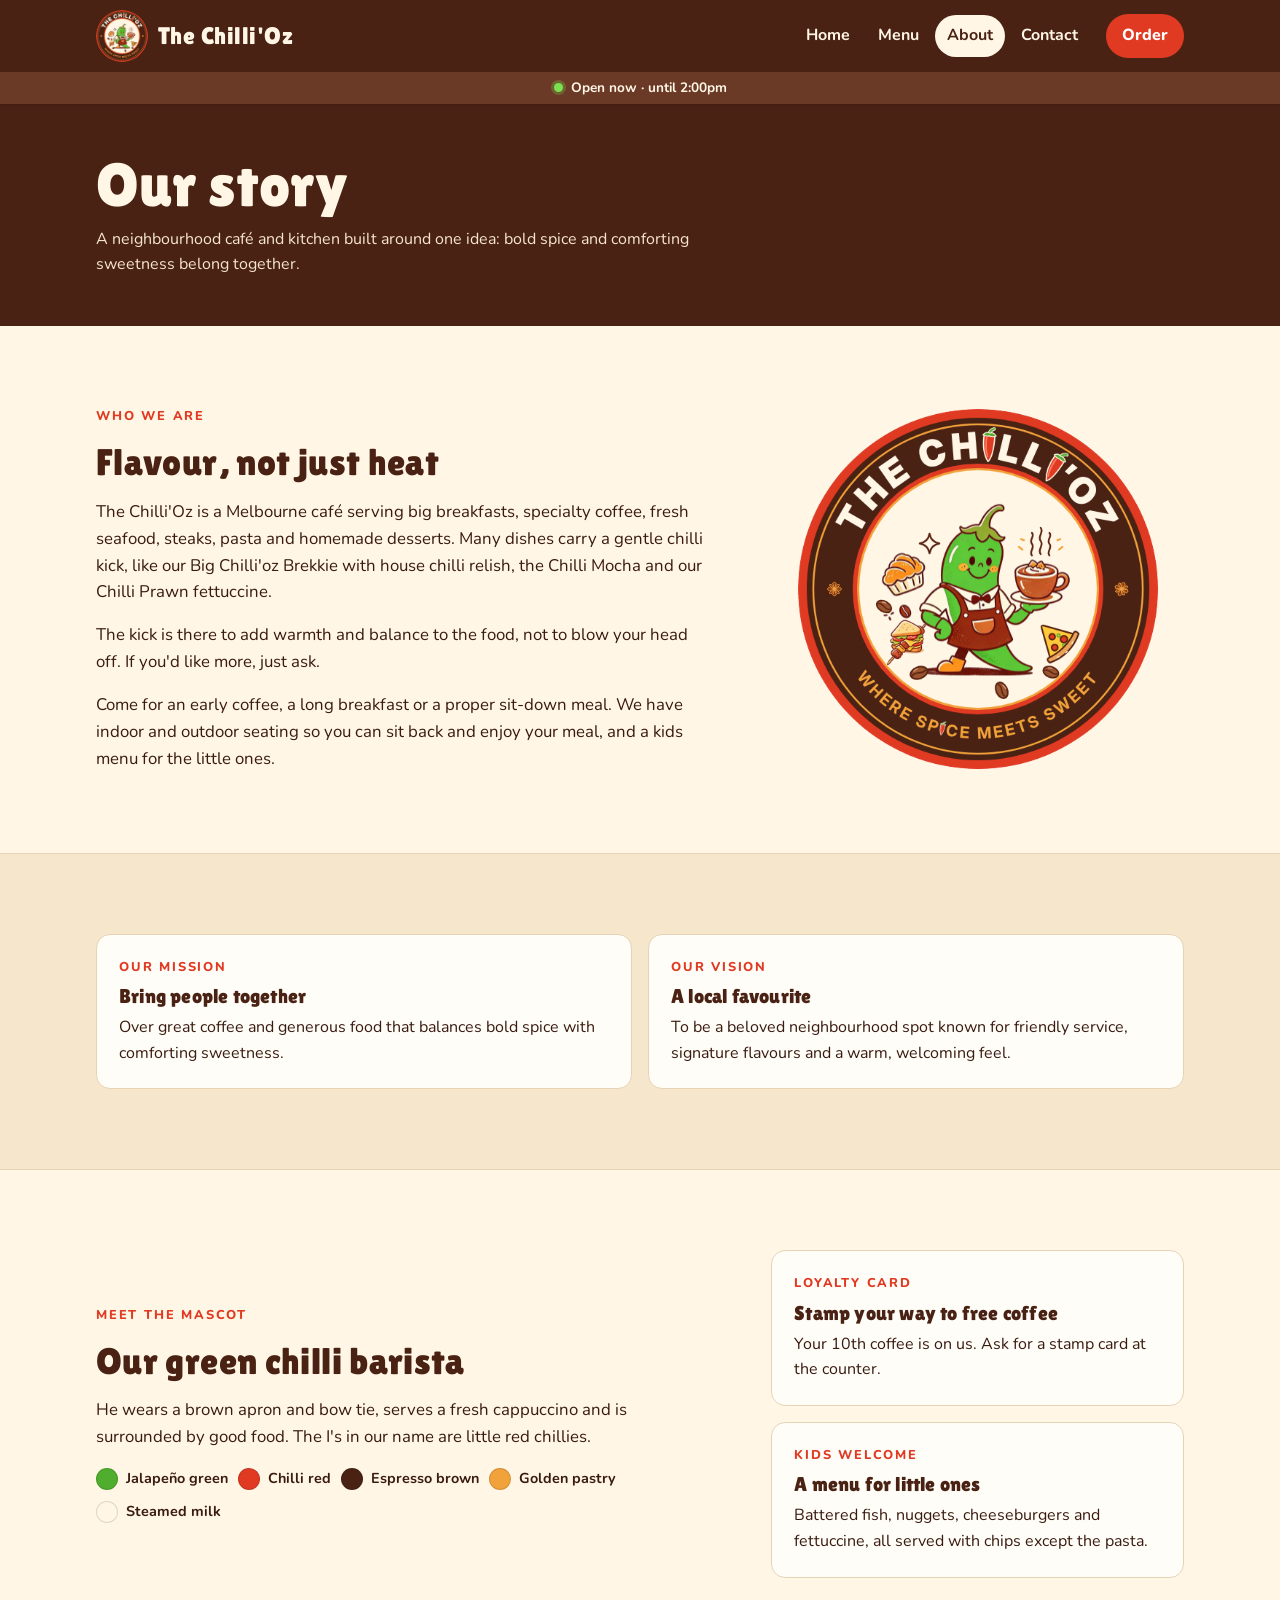
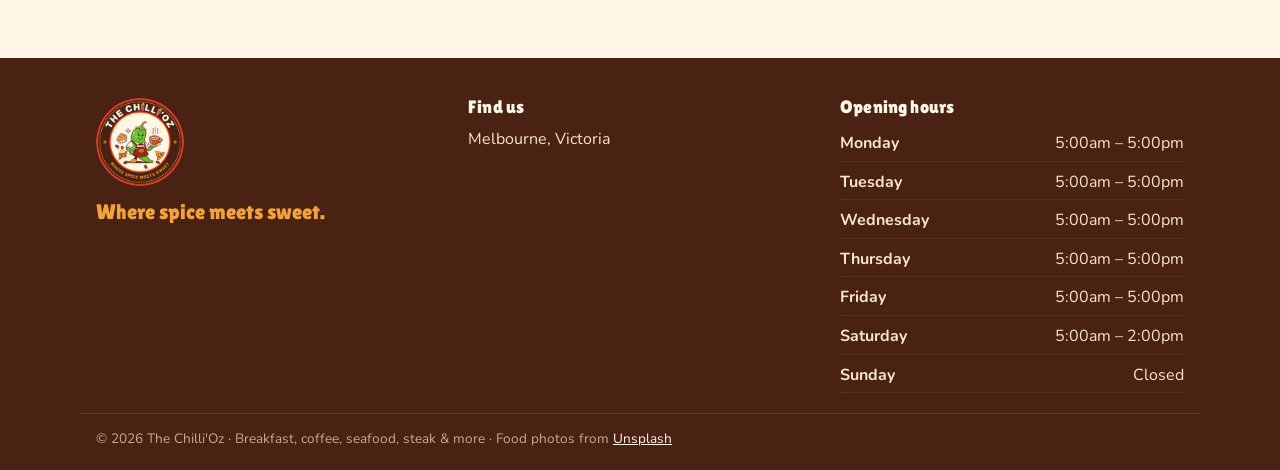
<file: about.html>
<!doctype html>
<html lang="en-AU">
<head>
<meta charset="utf-8">
<meta name="viewport" content="width=device-width, initial-scale=1, viewport-fit=cover">
<title>About · The Chilli'Oz</title>
<meta name="description" content="The story of The Chilli'Oz, a cosy Melbourne café where spice meets sweet.">
<meta name="theme-color" content="#4A2214">
<meta property="og:title" content="About · The Chilli'Oz">
<meta property="og:description" content="The story of The Chilli'Oz, a cosy Melbourne café where spice meets sweet.">
<meta property="og:image" content="assets/img/logo.png">
<link rel="icon" type="image/png" href="assets/img/favicon.png">
<link rel="preconnect" href="https://fonts.googleapis.com">
<link rel="preconnect" href="https://fonts.gstatic.com" crossorigin>
<link rel="stylesheet" href="https://fonts.googleapis.com/css2?family=Lilita+One&family=Nunito:wght@400;600;700;800&display=swap">
<link rel="stylesheet" href="assets/css/style.css">
</head>
<body data-page="about">
<header class="site-header" id="site-header"></header>
<main id="main">
<section class="page-head">
  <div class="wrap">
    <h1>Our story</h1>
    <p>A neighbourhood café and kitchen built around one idea: bold spice and comforting sweetness belong together.</p>
  </div>
</section>
<section class="section">
  <div class="wrap split">
    <div class="prose">
      <p class="eyebrow">Who we are</p>
      <h2>Flavour, not just heat</h2>
      <p>The Chilli'Oz is a Melbourne café serving big breakfasts, specialty coffee, fresh seafood, steaks, pasta and homemade desserts. Many dishes carry a gentle chilli kick, like our Big Chilli'oz Brekkie with house chilli relish, the Chilli Mocha and our Chilli Prawn fettuccine.</p>
      <p>The kick is there to add warmth and balance to the food, not to blow your head off. If you'd like more, just ask.</p>
      <p>Come for an early coffee, a long breakfast or a proper sit-down meal. We have indoor and outdoor seating so you can sit back and enjoy your meal, and a kids menu for the little ones.</p>
    </div>
    <img src="assets/img/logo.png" alt="The Chilli'Oz logo" width="494" height="494">
  </div>
</section>
<section class="section band">
  <div class="wrap pair">
    <div><p class="eyebrow">Our mission</p><h3>Bring people together</h3><p>Over great coffee and generous food that balances bold spice with comforting sweetness.</p></div>
    <div><p class="eyebrow">Our vision</p><h3>A local favourite</h3><p>To be a beloved neighbourhood spot known for friendly service, signature flavours and a warm, welcoming feel.</p></div>
  </div>
</section>
<section class="section">
  <div class="wrap split">
    <div class="prose">
      <p class="eyebrow">Meet the mascot</p>
      <h2>Our green chilli barista</h2>
      <p>He wears a brown apron and bow tie, serves a fresh cappuccino and is surrounded by good food. The I's in our name are little red chillies.</p>
      <ul class="swatches" aria-label="Brand colours">
        <li><span style="background:#4FAE2E"></span>Jalapeño green</li>
        <li><span style="background:#E03A22"></span>Chilli red</li>
        <li><span style="background:#4A2214"></span>Espresso brown</li>
        <li><span style="background:#F2A23A"></span>Golden pastry</li>
        <li><span style="background:#FFF6E6"></span>Steamed milk</li>
      </ul>
    </div>
    <div class="pair" style="grid-template-columns:1fr">
      <div><p class="eyebrow">Loyalty card</p><h3>Stamp your way to free coffee</h3><p>Your 10th coffee is on us. Ask for a stamp card at the counter.</p></div>
      <div><p class="eyebrow">Kids welcome</p><h3>A menu for little ones</h3><p>Battered fish, nuggets, cheeseburgers and fettuccine, all served with chips except the pasta.</p></div>
    </div>
  </div>
</section>
</main>
<footer class="site-footer" id="site-footer"></footer>
<script src="assets/js/config.js"></script>
<script src="assets/js/menu-data.js"></script>
<script src="assets/js/site.js"></script>
</body>
</html>
</file>
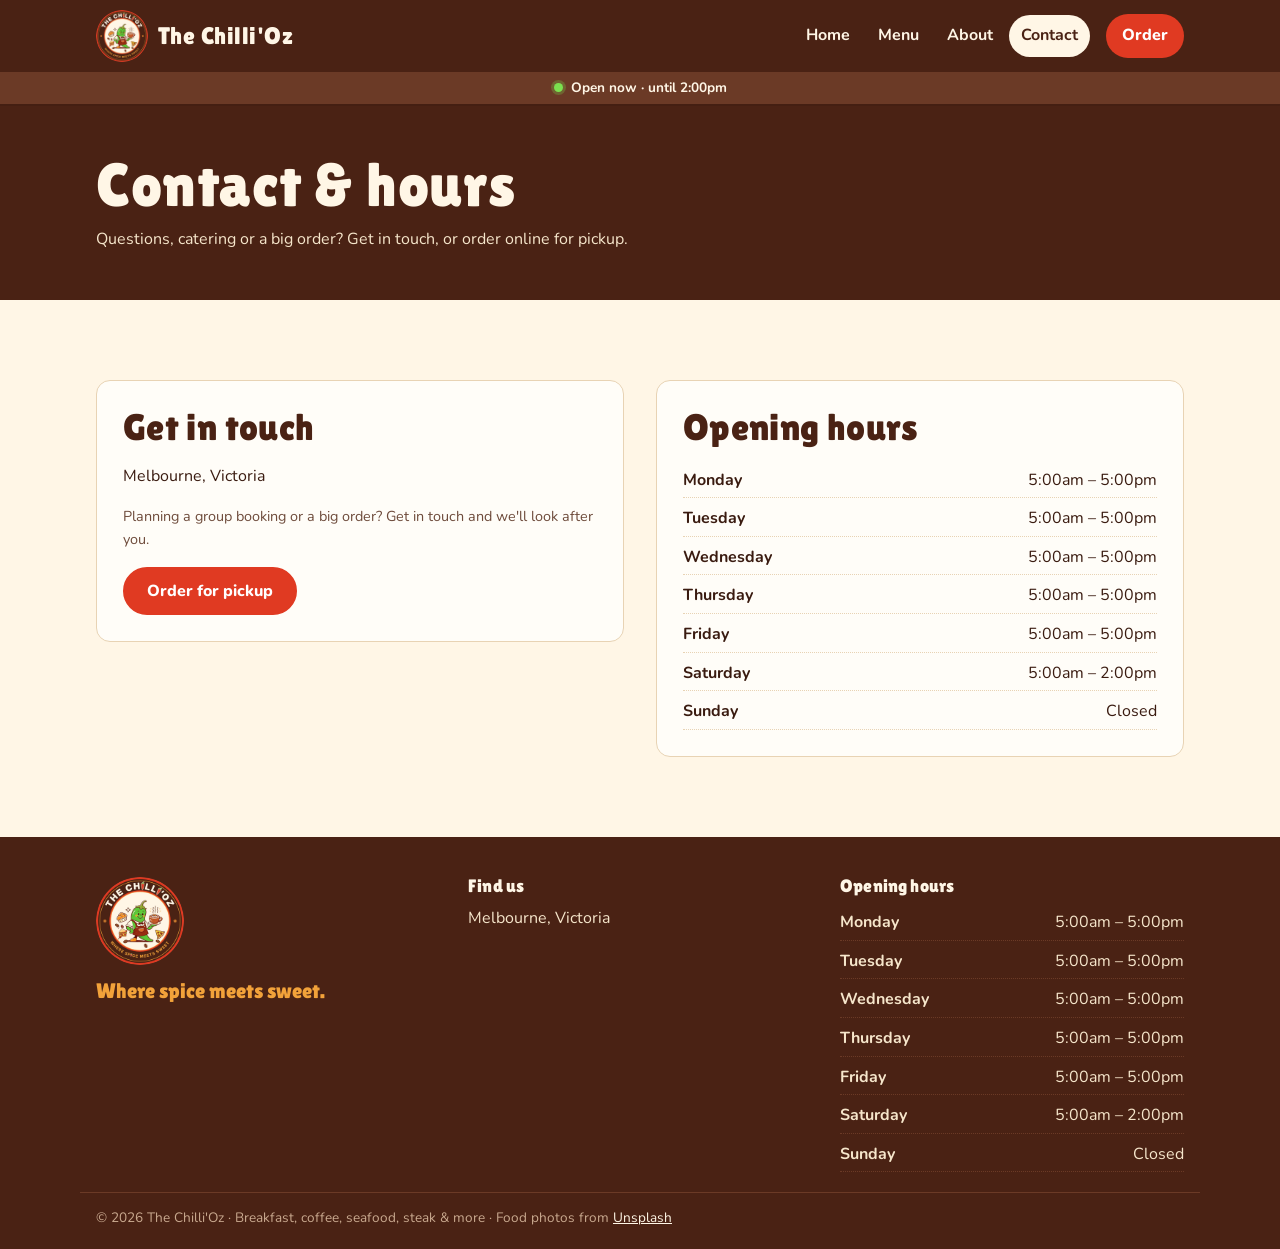
<file: contact.html>
<!doctype html>
<html lang="en-AU">
<head>
<meta charset="utf-8">
<meta name="viewport" content="width=device-width, initial-scale=1, viewport-fit=cover">
<title>Contact · The Chilli'Oz</title>
<meta name="description" content="Find The Chilli'Oz in Melbourne: opening hours, contact details and online ordering.">
<meta name="theme-color" content="#4A2214">
<meta property="og:title" content="Contact · The Chilli'Oz">
<meta property="og:description" content="Find The Chilli'Oz in Melbourne: opening hours, contact details and online ordering.">
<meta property="og:image" content="assets/img/logo.png">
<link rel="icon" type="image/png" href="assets/img/favicon.png">
<link rel="preconnect" href="https://fonts.googleapis.com">
<link rel="preconnect" href="https://fonts.gstatic.com" crossorigin>
<link rel="stylesheet" href="https://fonts.googleapis.com/css2?family=Lilita+One&family=Nunito:wght@400;600;700;800&display=swap">
<link rel="stylesheet" href="assets/css/style.css">
</head>
<body data-page="contact">
<header class="site-header" id="site-header"></header>
<main id="main">
<section class="page-head">
  <div class="wrap">
    <h1>Contact &amp; hours</h1>
    <p>Questions, catering or a big order? Get in touch, or order online for pickup.</p>
  </div>
</section>
<section class="section">
  <div class="wrap visit">
    <div class="panel">
      <h2>Get in touch</h2>
      <ul class="plain" id="contact-lines"></ul>
      <p class="pay-note">Planning a group booking or a big order? Get in touch and we'll look after you.</p>
      <p><a class="btn" href="menu.html">Order for pickup</a></p>
    </div>
    <div class="panel">
      <h2>Opening hours</h2>
      <div id="contact-hours"></div>
    </div>
  </div>
</section>
</main>
<footer class="site-footer" id="site-footer"></footer>
<script src="assets/js/config.js"></script>
<script src="assets/js/menu-data.js"></script>
<script src="assets/js/site.js"></script>
<script>
document.addEventListener("DOMContentLoaded", function () {
  document.getElementById("contact-lines").innerHTML = Chillioz.contactLinesHTML();
  document.getElementById("contact-hours").innerHTML = Chillioz.hoursListHTML();
});
</script>
</body>
</html>
</file>
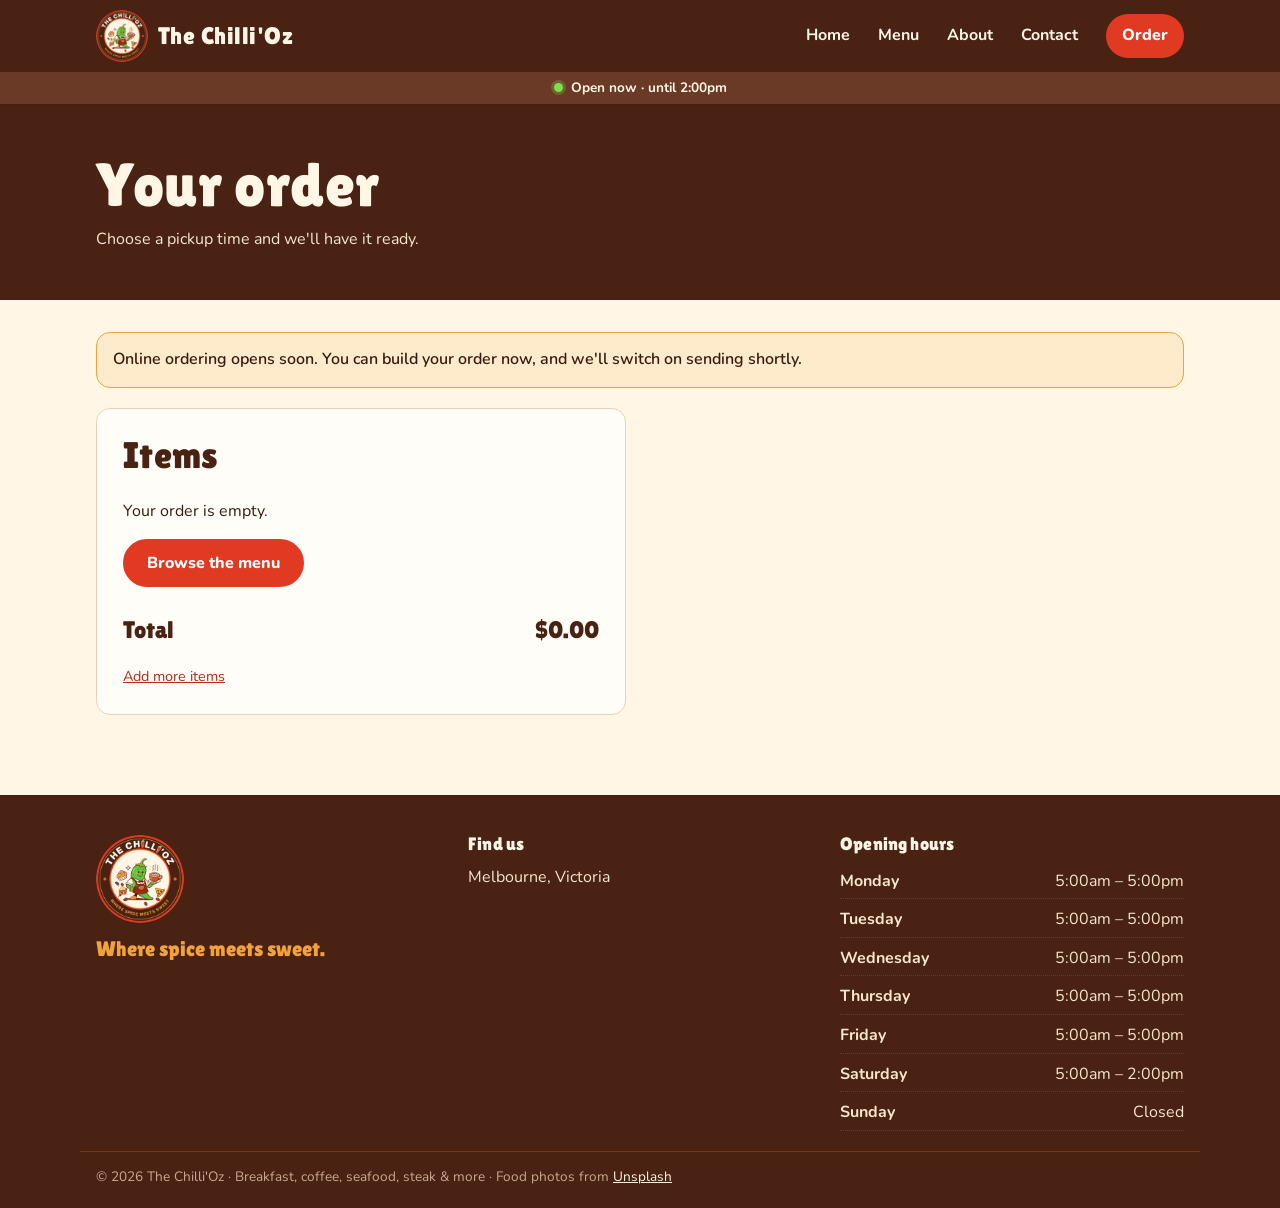
<file: order.html>
<!doctype html>
<html lang="en-AU">
<head>
<meta charset="utf-8">
<meta name="viewport" content="width=device-width, initial-scale=1, viewport-fit=cover">
<title>Your order · The Chilli'Oz</title>
<meta name="description" content="Check out your The Chilli'Oz order and choose a pickup time.">
<meta name="theme-color" content="#4A2214">
<meta property="og:title" content="Your order · The Chilli'Oz">
<meta property="og:description" content="Check out your The Chilli'Oz order and choose a pickup time.">
<meta property="og:image" content="assets/img/logo.png">
<link rel="icon" type="image/png" href="assets/img/favicon.png">
<link rel="preconnect" href="https://fonts.googleapis.com">
<link rel="preconnect" href="https://fonts.gstatic.com" crossorigin>
<link rel="stylesheet" href="https://fonts.googleapis.com/css2?family=Lilita+One&family=Nunito:wght@400;600;700;800&display=swap">
<link rel="stylesheet" href="assets/css/style.css">
</head>
<body data-page="order">
<header class="site-header" id="site-header"></header>
<main id="main">
<section class="page-head">
  <div class="wrap">
    <h1>Your order</h1>
    <p>Choose a pickup time and we'll have it ready.</p>
  </div>
</section>
<section class="section" style="padding-top:32px">
  <div class="wrap">
    <div class="setup-note" id="setup-note" hidden style="margin-bottom:20px">Online ordering opens soon. You can build your order now, and we'll switch on sending shortly.</div>

    <div class="order-layout" id="checkout">
      <div class="panel">
        <h2>Items</h2>
        <div id="cart-root"></div>
        <div class="cart-total"><span>Total</span><output id="cart-total">$0.00</output></div>
        <p class="pay-note"><a href="menu.html">Add more items</a></p>
      </div>

      <form class="panel form" id="checkout-form" novalidate>
        <h2>Pickup details</h2>
        <div class="field">
          <label for="name">Your name</label>
          <input id="name" name="name" autocomplete="name" required maxlength="80">
        </div>
        <div class="field-row">
          <div class="field">
            <label for="phone">Mobile</label>
            <input id="phone" name="phone" type="tel" autocomplete="tel" required maxlength="30" placeholder="04xx xxx xxx">
          </div>
          <div class="field">
            <label for="email">Email <span class="hint">(optional, for a receipt)</span></label>
            <input id="email" name="email" type="email" autocomplete="email" maxlength="120">
          </div>
        </div>
        <div class="field-row">
          <div class="field">
            <label for="pickup-day">Pickup day</label>
            <select id="pickup-day" name="pickupDay"></select>
          </div>
          <div class="field">
            <label for="pickup-time">Pickup time</label>
            <select id="pickup-time" name="pickupTime" required></select>
          </div>
        </div>
        <div class="field">
          <label for="notes">Notes <span class="hint">(allergies, extra hot, no chilli…)</span></label>
          <textarea id="notes" name="notes" rows="3" maxlength="500"></textarea>
        </div>
        <div class="trap" aria-hidden="true">
          <label for="website">Leave this empty</label>
          <input id="website" name="website" tabindex="-1" autocomplete="off">
        </div>
        <div class="form-msg" id="form-msg" role="alert" hidden></div>
        <button class="btn" type="submit" id="submit-order">Place order</button>
      </form>
    </div>

    <div class="done panel" id="order-done" hidden>
      <img src="assets/img/logo-small.png" alt="" width="140" height="140">
      <h2>Order received, thank you!</h2>
      <p class="order-id" data-order-id></p>
      <dl>
        <dt>Pickup</dt><dd data-pickup></dd>
        <dt>Total</dt><dd data-total></dd>
      </dl>
      <p>Show your order number at the counter when you arrive.</p>
      <p data-email-note>We've emailed you a copy.</p>
      <a class="btn btn-ghost" href="menu.html">Back to the menu</a>
    </div>
  </div>
</section>
</main>
<footer class="site-footer" id="site-footer"></footer>
<script src="assets/js/config.js"></script>
<script src="assets/js/menu-data.js"></script>
<script src="assets/js/site.js"></script>
<script src="assets/js/order.js"></script>
</body>
</html>
</file>
<file: assets/css/style.css>
/* The Chilli'Oz — brand colours from the business plan.
   Layout: espresso-brown header band, steamed-milk pages, chilli red for actions,
   jalapeño green for "open" and good news, golden pastry for highlights. */
:root {
  --espresso: #4A2214;
  --espresso-2: #6B3A26;
  --chilli: #E03A22;
  --chilli-dark: #B92A16;
  --jalapeno: #4FAE2E;
  --jalapeno-dark: #2F7A16;
  --pastry: #F2A23A;
  --milk: #FFF6E6;
  --crust: #F6E6CB;
  --card: #FFFDF8;
  --line: #E8D3B4;
  --ink: #3A1B10;
  --ink-soft: #6E4B3B;

  --font-display: "Lilita One", "Arial Rounded MT Bold", "Trebuchet MS", sans-serif;
  --font-body: "Nunito", "Segoe UI", system-ui, -apple-system, sans-serif;

  --radius: 14px;
  --wrap: 1120px;
  --gutter-l: max(16px, env(safe-area-inset-left, 0px));
  --gutter-r: max(16px, env(safe-area-inset-right, 0px));
  color-scheme: light;
}

*, *::before, *::after { box-sizing: border-box; }
html { -webkit-text-size-adjust: 100%; scroll-behavior: smooth; }
@media (prefers-reduced-motion: reduce) { html { scroll-behavior: auto; } * { transition: none !important; animation: none !important; } }

body {
  margin: 0;
  background: var(--milk);
  color: var(--ink);
  font: 400 1rem/1.6 var(--font-body);
}
img { max-width: 100%; height: auto; display: block; }
a { color: var(--chilli-dark); }
a:hover { color: var(--chilli); }
:focus-visible { outline: 3px solid var(--pastry); outline-offset: 2px; border-radius: 4px; }
[hidden] { display: none !important; }

h1, h2, h3 { font-family: var(--font-display); font-weight: 400; line-height: 1.1; color: var(--espresso); text-wrap: balance; margin: 0; letter-spacing: .01em; }
h1 { font-size: clamp(2.2rem, 6vw, 3.8rem); }
h2 { font-size: clamp(1.6rem, 3.6vw, 2.3rem); }
h3 { font-size: 1.25rem; }
p { margin: 0; }

.wrap { max-width: var(--wrap); margin: 0 auto; padding-left: var(--gutter-l); padding-right: var(--gutter-r); }
.section { padding-block: clamp(40px, 7vw, 80px); }
.section-head { display: grid; gap: 8px; margin-bottom: 28px; max-width: 60ch; }
.eyebrow { font-weight: 800; font-size: .8rem; letter-spacing: .14em; text-transform: uppercase; color: var(--chilli); }
.lead { font-size: 1.15rem; color: var(--ink-soft); max-width: 58ch; }

/* ---------- buttons ---------- */
.btn {
  display: inline-flex; align-items: center; justify-content: center; gap: 8px;
  font: 800 1rem/1 var(--font-body);
  padding: 14px 22px; border-radius: 999px; border: 2px solid var(--chilli);
  background: var(--chilli); color: #fff; text-decoration: none; cursor: pointer;
  transition: background .15s, transform .15s;
}
.btn:hover { background: var(--chilli-dark); border-color: var(--chilli-dark); color: #fff; }
.btn:active { transform: translateY(1px); }
.btn:disabled { opacity: .6; cursor: progress; }
.btn-ghost { background: transparent; color: var(--espresso); border-color: var(--espresso); }
.btn-ghost:hover { background: var(--espresso); color: var(--milk); border-color: var(--espresso); }
.link-btn { background: none; border: 0; padding: 4px; font: inherit; font-size: .85rem; color: var(--ink-soft); text-decoration: underline; cursor: pointer; }
.link-btn:hover { color: var(--chilli-dark); }

/* ---------- header ---------- */
body::before { content: ""; position: fixed; inset: 0 0 auto; height: env(safe-area-inset-top, 0px); z-index: 30; background: var(--espresso); }
.site-header { position: sticky; top: env(safe-area-inset-top, 0px); z-index: 20; background: var(--espresso); color: var(--milk); box-shadow: 0 2px 0 rgba(0,0,0,.08); }
.header-inner {
  max-width: var(--wrap); margin: 0 auto; padding: 10px var(--gutter-r) 10px var(--gutter-l);
  display: flex; align-items: center; gap: 16px;
}
.brand { display: flex; align-items: center; gap: 10px; text-decoration: none; color: var(--milk); margin-right: auto; }
.brand img { width: 52px; height: 52px; border-radius: 50%; }
.brand-name { font-family: var(--font-display); font-size: 1.5rem; letter-spacing: .02em; }
.brand:hover { color: var(--pastry); }
.site-nav { display: flex; gap: 4px; }
.site-nav a { color: var(--milk); text-decoration: none; font-weight: 700; padding: 8px 12px; border-radius: 999px; }
.site-nav a:hover { background: var(--espresso-2); color: #fff; }
.site-nav a[aria-current="page"] { background: var(--milk); color: var(--espresso); }
.cart-link { display: inline-flex; align-items: center; gap: 8px; background: var(--chilli); color: #fff; text-decoration: none; font-weight: 800; padding: 9px 16px; border-radius: 999px; }
.cart-link:hover { background: var(--chilli-dark); color: #fff; }
.cart-count { background: var(--milk); color: var(--chilli-dark); border-radius: 999px; min-width: 24px; padding: 1px 7px; text-align: center; font-size: .85rem; font-variant-numeric: tabular-nums; }
.nav-toggle { display: none; background: transparent; color: var(--milk); border: 2px solid var(--espresso-2); border-radius: 999px; padding: 4px 14px; font: 700 1.3rem var(--font-body); cursor: pointer; }
.status-strip { display: flex; align-items: center; justify-content: center; gap: 8px; font-size: .85rem; font-weight: 700; padding: 5px var(--gutter-r) 5px var(--gutter-l); background: var(--espresso-2); color: var(--milk); }
.status-strip .dot { width: 9px; height: 9px; border-radius: 50%; background: var(--pastry); }
.status-strip.is-open .dot { background: #7BE04F; box-shadow: 0 0 0 3px rgba(123,224,79,.25); }

@media (max-width: 760px) {
  .brand-name { font-size: 1.2rem; }
  .brand img { width: 44px; height: 44px; }
  .nav-toggle { display: inline-block; }
  .header-inner { flex-wrap: wrap; gap: 10px; }
  .site-nav { display: none; order: 3; width: 100%; flex-direction: column; padding-bottom: 6px; }
  .site-header.nav-open .site-nav { display: flex; }
  .site-nav a { padding: 10px 12px; }
}
@media (max-width: 380px) { .brand-name { display: none; } }

/* ---------- hero ---------- */
.hero { background: radial-gradient(120% 90% at 85% 10%, var(--crust) 0%, var(--milk) 60%); border-bottom: 1px solid var(--line); }
.hero-inner { display: grid; grid-template-columns: minmax(0, 1.15fr) minmax(0, .85fr); align-items: center; gap: clamp(24px, 5vw, 64px); padding-block: clamp(36px, 6vw, 72px); }
.hero-copy { display: grid; gap: 18px; min-width: 0; }
.hero h1 .spice { color: var(--chilli); }
.hero h1 .sweet { color: var(--pastry); -webkit-text-stroke: 1px var(--espresso-2); }
.hero-actions { display: flex; flex-wrap: wrap; gap: 12px; margin-top: 6px; }
.hero-facts { display: flex; flex-wrap: wrap; gap: 8px 20px; font-size: .95rem; color: var(--ink-soft); font-weight: 700; padding: 0; margin: 4px 0 0; list-style: none; }
.hero-facts li::before { content: "● "; color: var(--jalapeno); }
.hero-logo { justify-self: center; width: min(100%, 420px); filter: drop-shadow(0 18px 30px rgba(74,34,20,.22)); }
@media (max-width: 760px) {
  .hero-inner { grid-template-columns: 1fr; }
  .hero-logo { order: -1; width: min(70%, 280px); }
}

/* ---------- menu items ---------- */
.item-grid { display: grid; grid-template-columns: repeat(auto-fill, minmax(260px, 1fr)); gap: 16px; }
.item {
  display: flex; flex-direction: column; gap: 10px;
  background: var(--card); border: 1px solid var(--line); border-radius: var(--radius); padding: 18px;
}
.item-head { display: flex; justify-content: space-between; align-items: baseline; gap: 12px; }
.item-name { font-size: 1.2rem; min-width: 0; }
.item-price { font-weight: 800; color: var(--espresso); font-variant-numeric: tabular-nums; white-space: nowrap; }
.item-desc { color: var(--ink-soft); font-size: .95rem; }
.tags { display: flex; flex-wrap: wrap; gap: 6px; padding: 0; margin: 0; list-style: none; }
.tag { font-size: .72rem; font-weight: 800; letter-spacing: .06em; text-transform: uppercase; padding: 3px 9px; border-radius: 999px; border: 1px solid; }
.tag-signature { color: var(--espresso); border-color: var(--pastry); background: #FDEBCB; }
.tag-spicy { color: var(--chilli-dark); border-color: #F3B3A7; background: #FDECE8; }
.tag-veg { color: var(--jalapeno-dark); border-color: #B9DEA9; background: #EEF8E8; }
.item-options { display: flex; flex-wrap: wrap; gap: 8px 14px; font-size: .9rem; }
.field-inline { display: inline-flex; align-items: center; gap: 6px; color: var(--ink-soft); font-weight: 700; }
.field-inline select { font: inherit; font-weight: 600; padding: 4px 6px; border: 1px solid var(--line); border-radius: 8px; background: #fff; color: var(--ink); }
.field-inline.check input { width: 18px; height: 18px; accent-color: var(--chilli); }
.item-actions { display: flex; align-items: center; justify-content: space-between; gap: 10px; margin-top: auto; padding-top: 4px; }
.btn-add { padding: 11px 18px; font-size: .95rem; }
.sold-out { margin-top: auto; font-weight: 800; color: var(--ink-soft); }
.item.is-sold-out { opacity: .65; }

.stepper { display: inline-flex; align-items: center; border: 2px solid var(--line); border-radius: 999px; background: #fff; }
.stepper button { width: 36px; height: 36px; border: 0; background: none; font: 800 1.15rem/1 var(--font-body); color: var(--espresso); cursor: pointer; border-radius: 50%; }
.stepper button:hover { background: var(--crust); }
.stepper output { min-width: 26px; text-align: center; font-weight: 800; font-variant-numeric: tabular-nums; }
.stepper.small button { width: 30px; height: 30px; font-size: 1rem; }

/* ---------- menu page ---------- */
.page-head { background: var(--espresso); color: var(--milk); padding-block: clamp(28px, 5vw, 48px); }
.page-head h1 { color: var(--milk); }
.page-head p { color: var(--crust); margin-top: 8px; max-width: 60ch; }
.menu-jump { position: sticky; top: calc(env(safe-area-inset-top, 0px) + var(--header-h, 102px)); z-index: 10; background: var(--milk); border-bottom: 1px solid var(--line); }
.menu-jump-inner { display: flex; gap: 8px; overflow-x: auto; padding-block: 10px; scrollbar-width: thin; }
.menu-jump a { flex: none; text-decoration: none; font-weight: 800; font-size: .9rem; color: var(--espresso); padding: 7px 14px; border-radius: 999px; border: 1px solid var(--line); background: var(--card); }
.menu-jump a:hover { border-color: var(--chilli); color: var(--chilli-dark); }
.menu-section { padding-top: 36px; scroll-margin-top: 170px; }
.menu-section-head { display: flex; flex-wrap: wrap; align-items: baseline; gap: 6px 16px; margin-bottom: 16px; padding-bottom: 10px; border-bottom: 2px dashed var(--line); }
.menu-section-head p { color: var(--ink-soft); }
.price-note { font-size: .9rem; color: var(--ink-soft); margin-top: 28px; }

/* ---------- home sections ---------- */
.trio { display: grid; grid-template-columns: repeat(3, minmax(0, 1fr)); gap: 16px; }
.trio > div { background: var(--card); border: 1px solid var(--line); border-radius: var(--radius); padding: 22px; display: grid; gap: 8px; align-content: start; }
.trio .from { font-weight: 800; color: var(--chilli-dark); font-variant-numeric: tabular-nums; }
.steps { display: grid; grid-template-columns: repeat(3, minmax(0, 1fr)); gap: 16px; counter-reset: step; padding: 0; margin: 0; list-style: none; }
.steps li { counter-increment: step; display: grid; gap: 6px; padding: 20px; border-radius: var(--radius); background: var(--espresso); color: var(--crust); }
.steps li::before { content: counter(step); font-family: var(--font-display); font-size: 2rem; color: var(--pastry); line-height: 1; }
.steps h3 { color: var(--milk); }
.band { background: var(--crust); border-block: 1px solid var(--line); }
.visit { display: grid; grid-template-columns: minmax(0, 1fr) minmax(0, 1fr); gap: 32px; align-items: start; }
@media (max-width: 760px) {
  .trio, .steps, .visit { grid-template-columns: 1fr; }
}

.hours-list { margin: 0; display: grid; gap: 4px; font-variant-numeric: tabular-nums; }
.hours-list div { display: flex; justify-content: space-between; gap: 16px; border-bottom: 1px dotted var(--line); padding: 4px 0; }
.hours-list dt { font-weight: 700; }
.hours-list dd { margin: 0; }
ul.plain { list-style: none; padding: 0; margin: 0; display: grid; gap: 6px; }

/* ---------- about ---------- */
.prose { display: grid; gap: 16px; max-width: 65ch; font-size: 1.05rem; }
.split { display: grid; grid-template-columns: minmax(0, 1.2fr) minmax(0, .8fr); gap: clamp(24px, 5vw, 56px); align-items: center; }
.split img { width: min(100%, 360px); justify-self: center; }
.pair { display: grid; grid-template-columns: repeat(2, minmax(0, 1fr)); gap: 16px; }
.pair > div { padding: 22px; border-radius: var(--radius); background: var(--card); border: 1px solid var(--line); display: grid; gap: 8px; }
.swatches { display: flex; flex-wrap: wrap; gap: 10px; padding: 0; margin: 0; list-style: none; }
.swatches li { display: flex; align-items: center; gap: 8px; font-weight: 700; font-size: .9rem; }
.swatches span { width: 22px; height: 22px; border-radius: 50%; border: 1px solid rgba(0,0,0,.12); }
@media (max-width: 760px) { .split, .pair { grid-template-columns: 1fr; } }

/* ---------- order page ---------- */
.order-layout { display: grid; grid-template-columns: minmax(0, 1fr) minmax(0, 1fr); gap: 28px; align-items: start; }
@media (max-width: 860px) { .order-layout { grid-template-columns: 1fr; } }
.panel { background: var(--card); border: 1px solid var(--line); border-radius: var(--radius); padding: clamp(18px, 3vw, 26px); display: grid; gap: 16px; }
.cart-lines { list-style: none; padding: 0; margin: 0; display: grid; }
.cart-line { display: grid; grid-template-columns: minmax(0, 1fr) auto auto; grid-template-areas: "main step price" "main remove remove"; align-items: center; gap: 2px 12px; padding: 12px 0; border-bottom: 1px dashed var(--line); }
.cart-line-main { grid-area: main; display: grid; min-width: 0; }
.cart-line .stepper { grid-area: step; }
.cart-line-price { grid-area: price; font-weight: 800; font-variant-numeric: tabular-nums; min-width: 64px; text-align: right; }
.cart-line .link-btn { grid-area: remove; justify-self: end; }
.cart-line-name { font-weight: 800; }
.cart-line-opts { font-size: .85rem; color: var(--ink-soft); }
.cart-total { display: flex; justify-content: space-between; align-items: baseline; font-family: var(--font-display); font-size: 1.5rem; color: var(--espresso); }
.cart-total output { font-variant-numeric: tabular-nums; }
.pay-note { font-size: .9rem; color: var(--ink-soft); }
.empty-cart { display: grid; gap: 14px; justify-items: start; padding: 8px 0; }

.form { display: grid; gap: 14px; }
.field { display: grid; gap: 6px; }
.field label { font-weight: 800; font-size: .95rem; }
.field .hint { font-weight: 600; color: var(--ink-soft); font-size: .85rem; }
.field input, .field select, .field textarea {
  font: inherit; padding: 11px 12px; border-radius: 10px; border: 1.5px solid var(--line); background: #fff; color: var(--ink); width: 100%;
}
.field input:focus, .field select:focus, .field textarea:focus { border-color: var(--pastry); outline: none; box-shadow: 0 0 0 3px rgba(242,162,58,.3); }
.field-row { display: grid; grid-template-columns: minmax(0, 1fr) minmax(0, 1fr); gap: 12px; }
@media (max-width: 480px) { .field-row { grid-template-columns: 1fr; } }
.trap { position: absolute; left: -10000px; width: 1px; height: 1px; overflow: hidden; }
.form-msg { padding: 12px 14px; border-radius: 10px; font-weight: 600; }
.form-msg.warn { background: #FDEBCB; color: var(--espresso); border: 1px solid var(--pastry); }
.form-msg.error { background: #FDECE8; color: var(--chilli-dark); border: 1px solid #F3B3A7; }
.setup-note { background: #FDEBCB; border: 1px solid var(--pastry); border-radius: var(--radius); padding: 14px 16px; font-weight: 600; }

.done { text-align: center; display: grid; gap: 14px; justify-items: center; padding-block: 24px; }
.done img { width: 140px; }
.done .order-id { font-family: var(--font-display); font-size: 2rem; color: var(--chilli); letter-spacing: .04em; }
.done dl { display: grid; grid-template-columns: auto auto; gap: 4px 16px; margin: 0; text-align: left; }
.done dt { font-weight: 800; }
.done dd { margin: 0; font-variant-numeric: tabular-nums; }

/* ---------- toast ---------- */
.toast {
  position: fixed; left: 50%; bottom: calc(20px + env(safe-area-inset-bottom, 0px)); transform: translate(-50%, 140%);
  background: var(--espresso); color: var(--milk); padding: 12px 18px; border-radius: 999px; font-weight: 700;
  box-shadow: 0 10px 30px rgba(0,0,0,.25); z-index: 40; transition: transform .25s; max-width: calc(100% - 32px);
}
.toast a { color: var(--pastry); margin-left: 8px; }
.toast.show { transform: translate(-50%, 0); }

/* ---------- footer ---------- */
.site-footer { background: var(--espresso); color: var(--crust); margin-top: 0; }
.footer-inner { max-width: var(--wrap); margin: 0 auto; padding: 40px var(--gutter-r) 20px var(--gutter-l); display: grid; grid-template-columns: minmax(0, 1fr) minmax(0, 1fr) minmax(0, 1fr); gap: 28px; }
.footer-brand { display: grid; gap: 10px; justify-items: start; align-content: start; }
.footer-brand img { border-radius: 50%; }
.tagline { font-family: var(--font-display); font-size: 1.3rem; color: var(--pastry); }
.footer-h { font-size: 1.1rem; color: var(--milk); margin-bottom: 10px; }
.site-footer a { color: var(--milk); }
.site-footer a:hover { color: var(--pastry); }
.site-footer .hours-list div { border-color: var(--espresso-2); }
.footer-small { max-width: var(--wrap); margin: 0 auto; padding: 14px var(--gutter-r) calc(20px + env(safe-area-inset-bottom, 0px)) var(--gutter-l); font-size: .85rem; color: #C9A98F; border-top: 1px solid var(--espresso-2); }
@media (max-width: 760px) { .footer-inner { grid-template-columns: 1fr; } }

/* ---------- photos (v2 menu) ---------- */
.visually-hidden { position: absolute !important; width: 1px; height: 1px; overflow: hidden; clip: rect(0 0 0 0); white-space: nowrap; }
img.is-missing { visibility: hidden; }

.hero-photo { position: relative; isolation: isolate; color: var(--milk); background: var(--espresso); border-bottom: 0; }
.hero-photo .hero-bg { position: absolute; inset: 0; width: 100%; height: 100%; object-fit: cover; z-index: -2; }
.hero-photo::after { content: ""; position: absolute; inset: 0; z-index: -1; background: linear-gradient(100deg, rgba(58,27,16,.94) 0%, rgba(58,27,16,.82) 45%, rgba(58,27,16,.35) 100%); }
.hero-photo h1 { color: var(--milk); }
.hero-photo h1 .sweet { -webkit-text-stroke: 0; }
.hero-photo .lead { color: var(--crust); }
.hero-photo .eyebrow { color: var(--pastry); }
.hero-photo .hero-facts { color: var(--crust); }
.hero-photo .btn-ghost { color: var(--milk); border-color: var(--milk); }
.hero-photo .btn-ghost:hover { background: var(--milk); color: var(--espresso); }
.hero-photo .hero-logo { filter: drop-shadow(0 18px 30px rgba(0,0,0,.45)); }

.tiles { display: grid; grid-template-columns: repeat(4, minmax(0, 1fr)); gap: 14px; }
@media (max-width: 900px) { .tiles { grid-template-columns: repeat(2, minmax(0, 1fr)); } }
.tile { position: relative; display: block; aspect-ratio: 4 / 3; max-width: 100%; border-radius: var(--radius); overflow: hidden; background: var(--espresso-2); text-decoration: none; isolation: isolate; }
.tile-img { position: absolute; inset: 0; width: 100%; height: 100%; object-fit: cover; z-index: -2; transition: transform .4s; }
.tile::after { content: ""; position: absolute; inset: 0; z-index: -1; background: linear-gradient(to top, rgba(58,27,16,.88), rgba(58,27,16,.1) 60%); }
.tile:hover .tile-img { transform: scale(1.05); }
.tile-text { position: absolute; left: 14px; right: 14px; bottom: 12px; display: grid; gap: 2px; }
.tile-name { font-family: var(--font-display); font-size: 1.35rem; color: var(--milk); line-height: 1.1; }
.tile-from { font-weight: 800; font-size: .85rem; color: var(--pastry); font-variant-numeric: tabular-nums; }

.menu-banner { position: relative; isolation: isolate; border-radius: var(--radius); overflow: hidden; background: var(--espresso); min-height: 170px; display: flex; align-items: flex-end; margin-bottom: 18px; }
.menu-banner-img { position: absolute; inset: 0; width: 100%; height: 100%; object-fit: cover; z-index: -2; }
.menu-banner::after { content: ""; position: absolute; inset: 0; z-index: -1; background: linear-gradient(to top, rgba(58,27,16,.9), rgba(58,27,16,.15) 75%); }
.menu-banner-text { padding: 18px 20px; display: grid; gap: 4px; }
.menu-banner h2 { color: var(--milk); }
.menu-banner p { color: var(--crust); font-weight: 600; }

.item-price { display: flex; flex-direction: column; align-items: flex-end; gap: 0; }
.price-size small { font-weight: 700; color: var(--ink-soft); font-size: .75rem; text-transform: uppercase; letter-spacing: .05em; }
.sizes { border: 0; padding: 0; margin: 0; display: inline-flex; border: 2px solid var(--line); border-radius: 999px; overflow: hidden; }
.sizes input { position: absolute; opacity: 0; pointer-events: none; }
.sizes label { padding: 6px 12px; font-weight: 800; font-size: .85rem; cursor: pointer; color: var(--espresso); }
.sizes input:checked + label { background: var(--espresso); color: var(--milk); }
.sizes input:focus-visible + label { outline: 3px solid var(--pastry); outline-offset: -3px; }
.tag-kids { color: #6b3fa0; border-color: #d6c3ee; background: #f4eefb; }
.featured-grid { grid-template-columns: repeat(3, minmax(0, 1fr)); }
@media (max-width: 900px) { .featured-grid { grid-template-columns: repeat(2, minmax(0, 1fr)); } }
@media (max-width: 600px) { .featured-grid { grid-template-columns: 1fr; } }
</file>
